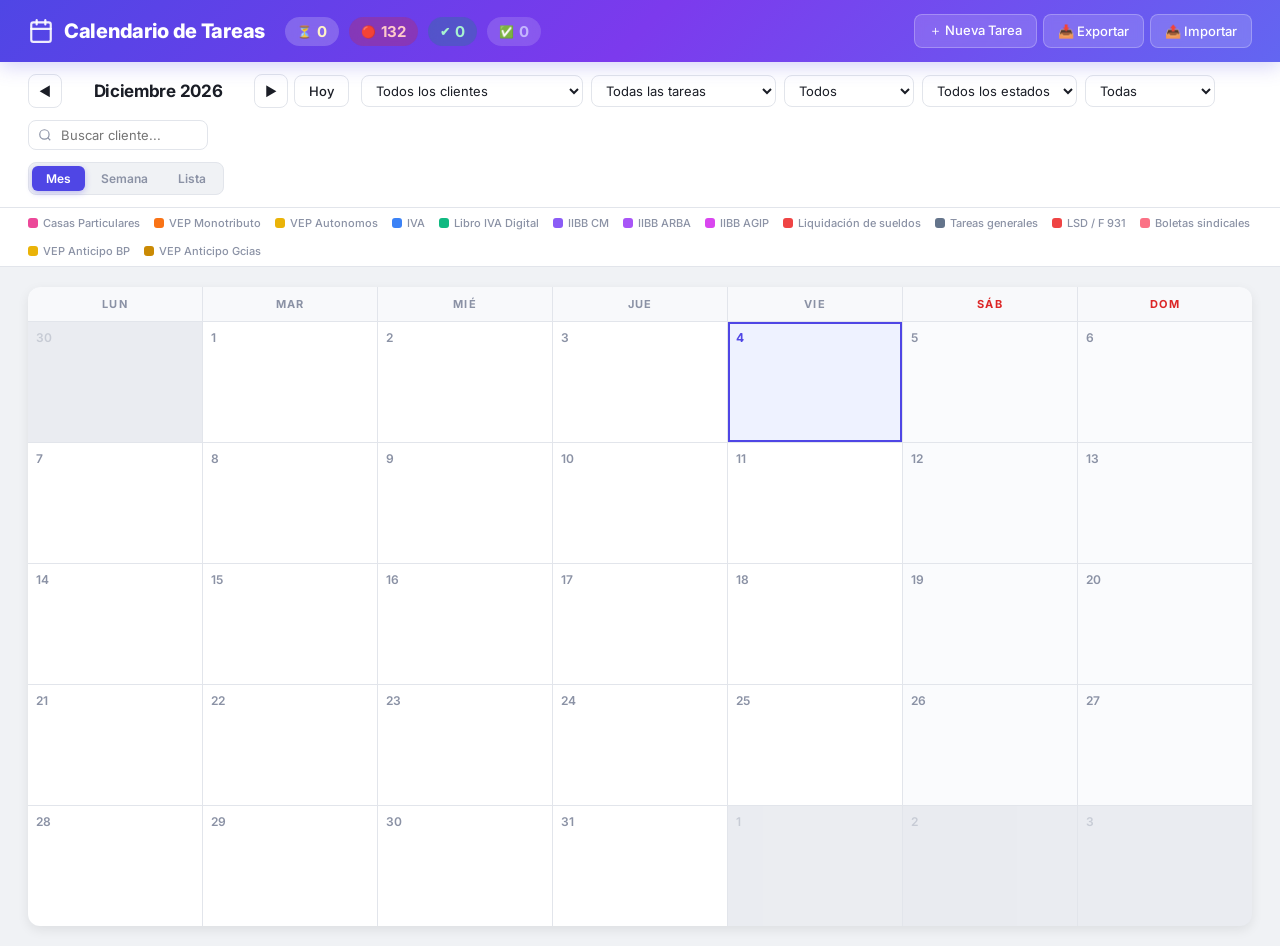
<file: index.html>
<!DOCTYPE html>
<html lang="es">
<head>
<meta charset="UTF-8">
<meta name="viewport" content="width=device-width, initial-scale=1.0">
<title>Calendario de Tareas - Estudio Contable</title>
<link href="https://fonts.googleapis.com/css2?family=Inter:wght@300;400;500;600;700;800&display=swap" rel="stylesheet">
<style>
*,*::before,*::after{box-sizing:border-box;margin:0;padding:0}
:root{
  --bg:#f0f2f5;--surface:#ffffff;--surface2:#f8f9fb;--surface-hover:#f1f3f8;
  --border:#e2e5eb;--border-light:#eef0f4;
  --text:#1a1d26;--text-secondary:#4a5068;--text-muted:#8b92a5;
  --accent:#4f46e5;--accent-light:#6366f1;--accent-bg:#eef2ff;
  --danger:#dc2626;--danger-bg:#fef2f2;--danger-border:#fecaca;
  --warning:#d97706;--warning-bg:#fffbeb;--warning-border:#fde68a;
  --success:#059669;--success-bg:#ecfdf5;--success-border:#a7f3d0;
  --color-casas:#ec4899;--color-vep-mono:#f97316;--color-vep-auto:#eab308;
  --color-iva:#3b82f6;--color-libro:#10b981;--color-iibb-cm:#8b5cf6;
  --color-iibb-arba:#a855f7;--color-iibb-agip:#d946ef;--color-lsd:#ef4444;
  --color-tareas:#64748b;
  --radius:12px;--radius-sm:8px;
  --shadow-sm:0 1px 3px rgba(0,0,0,.06),0 1px 2px rgba(0,0,0,.04);
  --shadow:0 4px 12px rgba(0,0,0,.08);--shadow-lg:0 12px 40px rgba(0,0,0,.12);
}
html{scroll-behavior:smooth}
body{font-family:'Inter','Segoe UI',-apple-system,BlinkMacSystemFont,sans-serif;background:var(--bg);color:var(--text);min-height:100vh;-webkit-font-smoothing:antialiased}

/* HEADER */
.header{background:linear-gradient(135deg,#4f46e5 0%,#7c3aed 50%,#6366f1 100%);padding:14px 28px;display:flex;align-items:center;justify-content:space-between;position:sticky;top:0;z-index:100;box-shadow:0 4px 20px rgba(79,70,229,.25)}
.header-left{display:flex;align-items:center;gap:20px}
.logo{font-size:20px;font-weight:800;color:white;display:flex;align-items:center;gap:10px;letter-spacing:-.3px}
.logo svg{width:26px;height:26px;color:rgba(255,255,255,.9)}
.header-stats{display:flex;gap:10px}
.stat-pill{display:flex;align-items:center;gap:5px;padding:5px 12px;border-radius:20px;font-size:12px;font-weight:600;backdrop-filter:blur(8px)}
.stat-pill.pending{background:rgba(255,255,255,.2);color:#fef3c7}
.stat-pill.overdue{background:rgba(220,38,38,.25);color:#fecaca}
.stat-pill.done{background:rgba(5,150,105,.25);color:#a7f3d0}
.stat-pill.finalized{background:rgba(255,255,255,.15);color:#c4b5fd}
.stat-pill .count{font-size:15px;font-weight:700}
.header-actions{display:flex;gap:6px}

/* BUTTONS */
.btn{display:inline-flex;align-items:center;gap:5px;padding:7px 14px;border:1px solid var(--border);border-radius:var(--radius-sm);background:var(--surface);color:var(--text);cursor:pointer;font-size:13px;font-weight:500;font-family:inherit;transition:all .15s;white-space:nowrap}
.btn:hover{background:var(--surface-hover);border-color:var(--accent);color:var(--accent);box-shadow:var(--shadow-sm)}
.btn-primary{background:var(--accent);border-color:var(--accent);color:white}
.btn-primary:hover{background:var(--accent-light);border-color:var(--accent-light);color:white;box-shadow:0 4px 12px rgba(79,70,229,.3)}
.btn-header{background:rgba(255,255,255,.15);border:1px solid rgba(255,255,255,.25);color:white;backdrop-filter:blur(4px)}
.btn-header:hover{background:rgba(255,255,255,.25);border-color:rgba(255,255,255,.4);color:white}
.btn-icon{width:34px;height:34px;padding:0;display:flex;align-items:center;justify-content:center}
.btn-danger{color:var(--danger);border-color:var(--danger-border)}
.btn-danger:hover{background:var(--danger-bg);color:var(--danger);border-color:var(--danger)}

/* TOOLBAR */
.toolbar{padding:12px 28px;display:flex;align-items:center;justify-content:space-between;gap:12px;background:var(--surface);border-bottom:1px solid var(--border);flex-wrap:wrap;box-shadow:var(--shadow-sm)}
.toolbar-left{display:flex;align-items:center;gap:12px;flex-wrap:wrap}
.toolbar-right{display:flex;align-items:center;gap:8px}
.nav-month{display:flex;align-items:center;gap:6px}
.nav-month .month-label{font-size:17px;font-weight:700;min-width:180px;text-align:center;letter-spacing:-.3px}
.view-toggle{display:flex;background:var(--bg);border-radius:var(--radius-sm);padding:3px;gap:2px;border:1px solid var(--border)}
.view-toggle .btn{border:none;background:transparent;padding:5px 14px;border-radius:6px;font-size:12px;font-weight:600;color:var(--text-muted)}
.view-toggle .btn:hover{background:var(--surface-hover);color:var(--text);box-shadow:none}
.view-toggle .btn.active{background:var(--accent);color:white;box-shadow:0 2px 6px rgba(79,70,229,.3)}
.filter-group{display:flex;gap:8px;flex-wrap:wrap}
.filter-select{padding:6px 10px;border:1px solid var(--border);border-radius:var(--radius-sm);background:var(--surface);color:var(--text);font-size:13px;font-family:inherit;min-width:130px;cursor:pointer;transition:border-color .15s}
.filter-select:focus{outline:none;border-color:var(--accent);box-shadow:0 0 0 3px var(--accent-bg)}
.search-input{padding:6px 10px 6px 32px;border:1px solid var(--border);border-radius:var(--radius-sm);background:var(--surface);color:var(--text);font-size:13px;font-family:inherit;width:180px;transition:border-color .15s}
.search-input:focus{outline:none;border-color:var(--accent);box-shadow:0 0 0 3px var(--accent-bg)}
.search-wrapper{position:relative}
.search-wrapper svg{position:absolute;left:10px;top:50%;transform:translateY(-50%);color:var(--text-muted);width:14px;height:14px}

/* CALENDAR GRID */
.calendar-container{padding:20px 28px;overflow-x:auto}
.calendar-grid{display:grid;grid-template-columns:repeat(7,1fr);gap:1px;background:var(--border);border-radius:var(--radius);overflow:hidden;min-width:900px;box-shadow:var(--shadow)}
.day-header{background:var(--surface2);padding:10px;text-align:center;font-size:11px;font-weight:700;text-transform:uppercase;letter-spacing:1.2px;color:var(--text-muted)}
.day-header.weekend{color:var(--danger)}
.day-cell{background:var(--surface);min-height:120px;padding:8px;position:relative;transition:background .15s}
.day-cell:hover{background:var(--surface2)}
.day-cell.other-month{opacity:.3}
.day-cell.today{background:var(--accent-bg);box-shadow:inset 0 0 0 2px var(--accent)}
.day-cell.weekend{background:#fafbfd}
.day-number{font-size:12px;font-weight:600;color:var(--text-muted);margin-bottom:5px;display:flex;justify-content:space-between;align-items:center}
.day-cell.today .day-number{color:var(--accent);font-weight:700}
.day-number .task-count{font-size:9px;background:var(--accent-bg);color:var(--accent);padding:1px 6px;border-radius:10px;font-weight:700}
.task-cards{display:flex;flex-direction:column;gap:2px;max-height:180px;overflow-y:auto}
.task-cards::-webkit-scrollbar{width:2px}
.task-cards::-webkit-scrollbar-thumb{background:var(--border);border-radius:2px}

/* TASK CARD */
.task-card{padding:4px 7px;border-radius:5px;font-size:11px;cursor:pointer;border-left:3px solid;transition:all .12s;display:flex;align-items:center;gap:5px}
.task-card:hover{transform:translateX(2px);box-shadow:var(--shadow)}
.task-card .card-text{flex:1;min-width:0}
.task-card .client-name{font-weight:600;white-space:nowrap;overflow:hidden;text-overflow:ellipsis;display:block;font-size:10.5px;color:var(--text)}
.task-card .task-type{font-size:9px;color:var(--text-muted);white-space:nowrap;overflow:hidden;text-overflow:ellipsis}
.task-card .card-badge{font-size:8px;padding:1px 4px;border-radius:3px;font-weight:700;flex-shrink:0;letter-spacing:.3px}
.badge-mechi{background:#fce7f3;color:#be185d}
.badge-persona{background:#dbeafe;color:#1d4ed8}
.task-card[data-type="Casas Particulares"]{border-color:var(--color-casas);background:#fdf2f8}
.task-card[data-type="VEP Monotributo"]{border-color:var(--color-vep-mono);background:#fff7ed}
.task-card[data-type="VEP Autonomos"]{border-color:var(--color-vep-auto);background:#fefce8}
.task-card[data-type="IVA"]{border-color:var(--color-iva);background:#eff6ff}
.task-card[data-type="Libro IVA Digital"]{border-color:var(--color-libro);background:#ecfdf5}
.task-card[data-type="IIBB CM"]{border-color:var(--color-iibb-cm);background:#f5f3ff}
.task-card[data-type="IIBB ARBA"]{border-color:var(--color-iibb-arba);background:#faf5ff}
.task-card[data-type="IIBB AGIP"]{border-color:var(--color-iibb-agip);background:#fdf4ff}
.task-card[data-type="Liquidación de sueldos"]{border-color:var(--color-lsd);background:#fef2f2}
.task-card[data-type="Tareas generales"]{border-color:var(--color-tareas);background:#f8fafc}
.task-card.overdue{box-shadow:0 0 0 1px rgba(220,38,38,.3)}
.task-card.finalized{opacity:.5;cursor:default}
.task-card.finalized .client-name,.task-card.finalized .task-type{text-decoration:line-through}
.week-task-card.finalized{opacity:.5;cursor:default}
.week-task-card.finalized .client-name,.week-task-card.finalized .task-type{text-decoration:line-through}
.list-table tbody tr.finalized{opacity:.55}
.list-table tbody tr.finalized td strong{text-decoration:line-through}
.fin-tag{display:inline-flex;align-items:center;gap:3px;font-size:8px;padding:1px 5px;border-radius:3px;background:var(--success-bg);color:var(--success);border:1px solid var(--success-border);font-weight:700;white-space:nowrap;letter-spacing:.3px}
.week-task-card .fin-tag{font-size:9px;padding:2px 6px;margin-top:4px}
.list-table .fin-tag{font-size:10px;padding:2px 8px}
.list-table .restore-btn{background:none;border:1px solid var(--border);border-radius:5px;padding:4px 8px;font-size:11px;color:var(--text-muted);cursor:pointer;font-family:inherit;transition:all .12s}
.list-table .restore-btn:hover{color:var(--accent);border-color:var(--accent);background:var(--accent-bg)}

/* WEEK VIEW */
.week-grid{display:grid;grid-template-columns:repeat(7,1fr);gap:1px;background:var(--border);border-radius:var(--radius);overflow:hidden;min-width:900px;box-shadow:var(--shadow)}
.week-day-col{background:var(--surface);min-height:60vh;display:flex;flex-direction:column}
.week-day-col.today{background:var(--accent-bg)}
.week-day-header{padding:14px 12px;text-align:center;border-bottom:1px solid var(--border);background:var(--surface2)}
.week-day-header .wday-name{font-size:10px;text-transform:uppercase;letter-spacing:1.2px;color:var(--text-muted);font-weight:700}
.week-day-header .wday-num{font-size:24px;font-weight:800;margin-top:2px}
.week-day-col.today .wday-num{color:var(--accent)}
.week-day-body{padding:8px;flex:1;display:flex;flex-direction:column;gap:5px;overflow-y:auto}
.week-task-card{padding:8px 10px;border-radius:var(--radius-sm);font-size:12px;cursor:pointer;border-left:4px solid;transition:all .12s}
.week-task-card:hover{transform:translateX(2px);box-shadow:var(--shadow)}
.week-task-card .client-name{font-weight:600;margin-bottom:2px;font-size:12px;color:var(--text)}
.week-task-card .task-type{font-size:10px;color:var(--text-muted);margin-bottom:6px}
.week-task-card .card-actions{display:flex;gap:4px}
.week-task-card .action-btn{width:24px;height:24px;border-radius:5px;border:1px solid var(--border);background:var(--surface);color:var(--text-muted);cursor:pointer;display:flex;align-items:center;justify-content:center;font-size:11px;transition:all .12s}
.week-task-card .action-btn.active{border-color:var(--success);color:var(--success);background:var(--success-bg)}
.week-task-card .action-btn:hover{border-color:var(--accent)}
.week-task-card .action-btn.finalize-btn{font-size:12px}
.week-task-card .action-btn.finalize-btn:hover{border-color:var(--success);color:var(--success);background:var(--success-bg)}
.week-task-card[data-type="Casas Particulares"]{border-color:var(--color-casas);background:#fdf2f8}
.week-task-card[data-type="VEP Monotributo"]{border-color:var(--color-vep-mono);background:#fff7ed}
.week-task-card[data-type="VEP Autonomos"]{border-color:var(--color-vep-auto);background:#fefce8}
.week-task-card[data-type="IVA"]{border-color:var(--color-iva);background:#eff6ff}
.week-task-card[data-type="Libro IVA Digital"]{border-color:var(--color-libro);background:#ecfdf5}
.week-task-card[data-type="IIBB CM"]{border-color:var(--color-iibb-cm);background:#f5f3ff}
.week-task-card[data-type="IIBB ARBA"]{border-color:var(--color-iibb-arba);background:#faf5ff}
.week-task-card[data-type="IIBB AGIP"]{border-color:var(--color-iibb-agip);background:#fdf4ff}
.week-task-card[data-type="Liquidación de sueldos"]{border-color:var(--color-lsd);background:#fef2f2}
.week-task-card[data-type="Tareas generales"]{border-color:var(--color-tareas);background:#f8fafc}

/* LIST VIEW */
.list-container{padding:20px 28px}
.list-table{width:100%;border-collapse:separate;border-spacing:0;background:var(--surface);border-radius:var(--radius);overflow:hidden;box-shadow:var(--shadow)}
.list-table thead th{background:var(--surface2);padding:12px 14px;text-align:left;font-size:10px;text-transform:uppercase;letter-spacing:1px;color:var(--text-muted);font-weight:700;border-bottom:2px solid var(--border);cursor:pointer;user-select:none;transition:color .15s}
.list-table thead th:hover{color:var(--accent)}
.list-table thead th .sort-icon{margin-left:4px;opacity:.5}
.list-table tbody tr{border-bottom:1px solid var(--border-light);transition:background .1s}
.list-table tbody tr:last-child{border-bottom:none}
.list-table tbody tr:hover{background:var(--surface2)}
.list-table tbody td{padding:10px 14px;font-size:13px}
.list-table .type-badge{display:inline-flex;align-items:center;padding:3px 10px;border-radius:12px;font-size:11px;font-weight:600;white-space:nowrap}
.list-table .status-checks{display:flex;gap:5px;align-items:center}
.list-table .check-btn{width:28px;height:28px;border-radius:6px;border:1px solid var(--border);background:var(--surface);color:var(--text-muted);cursor:pointer;display:flex;align-items:center;justify-content:center;font-size:12px;transition:all .12s}
.list-table .check-btn.active{border-color:var(--success);color:var(--success);background:var(--success-bg)}
.list-table .check-btn:hover{border-color:var(--accent)}
.list-table .check-btn.finalize-btn{font-size:14px}
.list-table .check-btn.finalize-btn:hover{border-color:var(--success);color:var(--success);background:var(--success-bg)}
.vto-badge{padding:3px 8px;border-radius:6px;font-size:11px;font-weight:600}
.vto-badge.overdue{background:var(--danger-bg);color:var(--danger);border:1px solid var(--danger-border)}
.vto-badge.upcoming{background:var(--accent-bg);color:var(--accent)}
.vto-badge.future{color:var(--text-muted)}

/* FINALIZED PANEL */
.finalized-panel{margin:20px 28px;background:var(--surface);border-radius:var(--radius);box-shadow:var(--shadow);overflow:hidden;border:1px solid var(--border)}
.finalized-header{display:flex;align-items:center;justify-content:space-between;padding:14px 20px;background:var(--success-bg);border-bottom:1px solid var(--success-border);cursor:pointer;user-select:none;transition:background .15s}
.finalized-header:hover{background:#d1fae5}
.finalized-header h3{font-size:14px;font-weight:700;color:var(--success);display:flex;align-items:center;gap:8px}
.finalized-header .fin-count{background:var(--success);color:white;padding:2px 8px;border-radius:10px;font-size:11px;font-weight:700}
.finalized-header .toggle-arrow{font-size:14px;color:var(--success);transition:transform .2s}
.finalized-header.collapsed .toggle-arrow{transform:rotate(-90deg)}
.finalized-body{max-height:400px;overflow-y:auto}
.finalized-body.collapsed{display:none}
.finalized-table{width:100%;border-collapse:separate;border-spacing:0}
.finalized-table thead th{background:var(--surface2);padding:10px 14px;text-align:left;font-size:10px;text-transform:uppercase;letter-spacing:1px;color:var(--text-muted);font-weight:700;border-bottom:1px solid var(--border);position:sticky;top:0}
.finalized-table tbody tr{border-bottom:1px solid var(--border-light)}
.finalized-table tbody tr:last-child{border-bottom:none}
.finalized-table tbody tr:hover{background:var(--surface2)}
.finalized-table tbody td{padding:9px 14px;font-size:13px;color:var(--text-secondary)}
.finalized-table .fin-date{font-size:11px;font-weight:600;color:var(--success);background:var(--success-bg);padding:2px 8px;border-radius:4px}
.finalized-table .restore-btn{background:none;border:1px solid var(--border);border-radius:5px;padding:4px 8px;font-size:11px;color:var(--text-muted);cursor:pointer;font-family:inherit;transition:all .12s}
.finalized-table .restore-btn:hover{color:var(--accent);border-color:var(--accent);background:var(--accent-bg)}

/* MODAL */
.modal-overlay{display:none;position:fixed;inset:0;background:rgba(0,0,0,.3);z-index:200;align-items:center;justify-content:center;backdrop-filter:blur(6px)}
.modal-overlay.active{display:flex}
.modal{background:var(--surface);border-radius:16px;padding:28px;width:440px;max-width:95vw;max-height:85vh;overflow-y:auto;box-shadow:var(--shadow-lg)}
.modal h2{font-size:17px;font-weight:700;margin-bottom:20px;display:flex;align-items:center;gap:8px}
.modal-close{margin-left:auto;background:none;border:none;color:var(--text-muted);font-size:18px;cursor:pointer;padding:4px;border-radius:4px;transition:all .12s}
.modal-close:hover{color:var(--text);background:var(--bg)}
.form-group{margin-bottom:14px}
.form-group label{display:block;font-size:11px;color:var(--text-muted);margin-bottom:5px;font-weight:700;text-transform:uppercase;letter-spacing:.8px}
.form-group select,.form-group input{width:100%;padding:9px 12px;border:1px solid var(--border);border-radius:var(--radius-sm);background:var(--surface);color:var(--text);font-size:14px;font-family:inherit;transition:border-color .15s}
.form-group select:focus,.form-group input:focus{outline:none;border-color:var(--accent);box-shadow:0 0 0 3px var(--accent-bg)}
.modal-actions{display:flex;gap:8px;justify-content:flex-end;margin-top:22px}

/* LEGEND */
.legend{padding:8px 28px;display:flex;gap:14px;flex-wrap:wrap;background:var(--surface);border-bottom:1px solid var(--border)}
.legend-item{display:flex;align-items:center;gap:5px;font-size:11px;color:var(--text-muted);font-weight:500}
.legend-dot{width:10px;height:10px;border-radius:3px}

/* TOAST */
.toast-container{position:fixed;bottom:20px;right:20px;z-index:300;display:flex;flex-direction:column;gap:8px}
.toast{padding:12px 20px;border-radius:var(--radius);background:var(--surface);border:1px solid var(--border);color:var(--text);font-size:13px;box-shadow:var(--shadow-lg);animation:slideIn .3s ease;display:flex;align-items:center;gap:8px;font-weight:500}
.toast.success{border-color:var(--success-border);background:var(--success-bg);color:var(--success)}
.toast.error{border-color:var(--danger-border);background:var(--danger-bg);color:var(--danger)}
@keyframes slideIn{from{opacity:0;transform:translateY(20px)}to{opacity:1;transform:translateY(0)}}

::-webkit-scrollbar{width:5px;height:5px}
::-webkit-scrollbar-track{background:transparent}
::-webkit-scrollbar-thumb{background:var(--border);border-radius:3px}
::-webkit-scrollbar-thumb:hover{background:var(--text-muted)}
#importInput{display:none}
@media(max-width:768px){.header{flex-direction:column;gap:10px;padding:12px 16px}.toolbar{flex-direction:column;align-items:stretch;padding:10px 16px}.header-stats{flex-wrap:wrap}.calendar-container,.list-container{padding:10px}.finalized-panel{margin:10px}}
</style>
</head>
<body>
<header class="header">
  <div class="header-left">
    <div class="logo">
      <svg viewBox="0 0 24 24" fill="none" stroke="currentColor" stroke-width="2" stroke-linecap="round" stroke-linejoin="round"><rect x="3" y="4" width="18" height="18" rx="2" ry="2"/><line x1="16" y1="2" x2="16" y2="6"/><line x1="8" y1="2" x2="8" y2="6"/><line x1="3" y1="10" x2="21" y2="10"/></svg>
      Calendario de Tareas
    </div>
    <div class="header-stats">
      <span class="stat-pill pending" title="Pendientes">&#x23F3; <span class="count" id="statPending">0</span></span>
      <span class="stat-pill overdue" title="Vencidas">&#x1F534; <span class="count" id="statOverdue">0</span></span>
      <span class="stat-pill done" title="Listas para finalizar">&#x2714; <span class="count" id="statDone">0</span></span>
      <span class="stat-pill finalized" title="Finalizadas">&#x2705; <span class="count" id="statFinalized">0</span></span>
    </div>
  </div>
  <div class="header-actions">
    <button class="btn btn-header" onclick="addTask()">&#xFF0B; Nueva Tarea</button>
    <button class="btn btn-header" onclick="exportJSON()">&#x1F4E5; Exportar</button>
    <button class="btn btn-header" onclick="document.getElementById('importInput').click()">&#x1F4E4; Importar</button>
    <input type="file" id="importInput" accept=".json" onchange="importJSON(event)">
  </div>
</header>
<div class="toolbar">
  <div class="toolbar-left">
    <div class="nav-month">
      <button class="btn btn-icon" onclick="changeMonth(-1)">&#x25C0;</button>
      <span class="month-label" id="monthLabel">Marzo 2026</span>
      <button class="btn btn-icon" onclick="changeMonth(1)">&#x25B6;</button>
      <button class="btn" onclick="goToday()">Hoy</button>
    </div>
    <div class="filter-group">
      <select class="filter-select" id="filterCliente" onchange="render()"><option value="">Todos los clientes</option></select>
      <select class="filter-select" id="filterTarea" onchange="render()"><option value="">Todas las tareas</option></select>
      <select class="filter-select" id="filterResponsable" onchange="render()"><option value="">Todos</option></select>
      <select class="filter-select" id="filterEstado" onchange="render()">
        <option value="">Todos los estados</option>
        <option value="pending">Pendientes</option>
        <option value="finalized">Finalizadas</option>
      </select>
      <select class="filter-select" id="filterVencidas" onchange="render()">
        <option value="">Todas</option>
        <option value="overdue">Vencidas</option>
        <option value="not_overdue">No vencidas</option>
      </select>
    </div>
    <div class="search-wrapper">
      <svg viewBox="0 0 24 24" fill="none" stroke="currentColor" stroke-width="2"><circle cx="11" cy="11" r="8"/><path d="m21 21-4.35-4.35"/></svg>
      <input type="text" class="search-input" id="searchInput" placeholder="Buscar cliente..." oninput="render()">
    </div>
  </div>
  <div class="toolbar-right">
    <div class="view-toggle">
      <button class="btn active" data-view="month" onclick="setView('month')">Mes</button>
      <button class="btn" data-view="week" onclick="setView('week')">Semana</button>
      <button class="btn" data-view="list" onclick="setView('list')">Lista</button>
    </div>
  </div>
</div>
<div class="legend" id="legend"></div>
<div id="viewMonth" class="calendar-container"></div>
<div id="viewWeek" class="calendar-container" style="display:none"></div>
<div id="viewList" class="list-container" style="display:none"></div>
<div class="finalized-panel" id="finalizedPanel" style="display:none">
  <div class="finalized-header" id="finalizedHeader" onclick="toggleFinalized()">
    <h3>&#x2705; Tareas Finalizadas <span class="fin-count" id="finCount">0</span></h3>
    <span class="toggle-arrow">&#x25BC;</span>
  </div>
  <div class="finalized-body" id="finalizedBody"></div>
</div>
<div class="modal-overlay" id="modalOverlay" onclick="if(event.target===this)closeModal()">
  <div class="modal">
    <h2 id="modalTitle">&#x1F4DD; Nueva Tarea <button class="modal-close" onclick="closeModal()">&#x2715;</button></h2>
    <div class="form-group"><label>Cliente</label><select id="formCliente"></select></div>
    <div class="form-group"><label>Tipo de Tarea</label><select id="formTarea"></select></div>
    <div class="form-group"><label>Responsable</label><select id="formResponsable"><option value="PERSONA">PERSONA</option><option value="MECHI">MECHI</option></select></div>
    <div class="form-group"><label>Fecha de Vencimiento</label><input type="date" id="formVencimiento"></div>
    <div class="form-group"><label>Semana</label><select id="formSemana"><option value="1ER SEMANA">1ER SEMANA</option><option value="2DA SEMANA">2DA SEMANA</option><option value="3ER SEMANA">3ER SEMANA</option><option value="4TA SEMANA">4TA SEMANA</option></select></div>
    <div class="modal-actions">
      <button class="btn" onclick="closeModal()">Cancelar</button>
      <button class="btn btn-primary" onclick="saveTask()">Guardar</button>
      <button class="btn btn-danger" id="btnDelete" style="display:none" onclick="deleteTask()">&#x1F5D1; Eliminar</button>
      <button class="btn" id="btnFinalize" style="display:none;background:var(--success-bg);color:var(--success);border-color:var(--success-border);font-weight:600" onclick="finalizeFromModal()">&#x2705; Finalizar</button>
    </div>
  </div>
</div>
<div class="toast-container" id="toastContainer"></div>
<script>
const STORAGE_KEY='calendario-tareas-v2',STORAGE_FIN_KEY='calendario-finalizadas-v2';
const MONTHS_ES=['Enero','Febrero','Marzo','Abril','Mayo','Junio','Julio','Agosto','Septiembre','Octubre','Noviembre','Diciembre'];
const DAYS_FULL=['Domingo','Lunes','Martes','Mi\u00e9rcoles','Jueves','Viernes','S\u00e1bado'];
const TASK_COLORS={'Casas Particulares':'#ec4899','VEP Monotributo':'#f97316','VEP Autonomos':'#eab308','IVA':'#3b82f6','Libro IVA Digital':'#10b981','IIBB CM':'#8b5cf6','IIBB ARBA':'#a855f7','IIBB AGIP':'#d946ef','Liquidaci\u00f3n de sueldos':'#ef4444','Tareas generales':'#64748b','LSD / F 931':'#ef4444','Boletas sindicales':'#fb7185','VEP Anticipo BP':'#eab308','VEP Anticipo Gcias':'#ca8a04'};
let state={tareas:[],finalizadas:[],currentView:'month',currentDate:new Date(2026,2,1),weekStart:null,editingId:null,sortCol:'vencimiento',sortDir:1,finalizedCollapsed:false};

function init(){
  const s=localStorage.getItem(STORAGE_KEY),sf=localStorage.getItem(STORAGE_FIN_KEY);
  if(s){try{state.tareas=JSON.parse(s)}catch(e){loadInitialData()}}else{loadInitialData()}
  if(sf){try{state.finalizadas=JSON.parse(sf)}catch(e){state.finalizadas=[]}}
  const t=new Date();state.currentDate=new Date(t.getFullYear(),t.getMonth(),1);state.weekStart=getWeekStart(t);
  populateFilters();populateFormSelects();renderLegend();render();
}
function loadInitialData(){state.tareas=INITIAL_DATA.map(t=>({...t}));saveToStorage()}
function saveToStorage(){localStorage.setItem(STORAGE_KEY,JSON.stringify(state.tareas));localStorage.setItem(STORAGE_FIN_KEY,JSON.stringify(state.finalizadas))}

function parseDate(s){if(!s)return null;const[y,m,d]=s.split('-').map(Number);return new Date(y,m-1,d)}
function formatDate(d){return `${d.getFullYear()}-${String(d.getMonth()+1).padStart(2,'0')}-${String(d.getDate()).padStart(2,'0')}`}
function formatDateShort(s){const d=parseDate(s);if(!d)return'';return`${d.getDate()}/${d.getMonth()+1}`}
function formatDateFull(s){const d=parseDate(s);if(!d)return'';return`${d.getDate()}/${d.getMonth()+1}/${d.getFullYear()}`}
function isToday(d){const t=new Date();return d.getDate()===t.getDate()&&d.getMonth()===t.getMonth()&&d.getFullYear()===t.getFullYear()}
function getWeekStart(d){const dd=new Date(d);const day=dd.getDay();dd.setDate(dd.getDate()-day+(day===0?-6:1));dd.setHours(0,0,0,0);return dd}
function getDaysInMonth(y,m){return new Date(y,m+1,0).getDate()}
function getTaskStatus(task){
  if(task.completado&&task.revisado&&task.enviado)return'ready';
  const vto=parseDate(task.vencimiento);if(!vto)return'pending';
  const today=new Date();today.setHours(0,0,0,0);
  if(vto<today)return'overdue';return'pending';
}

function finalizeTask(id){
  const idx=state.tareas.findIndex(t=>t.id===id);if(idx===-1)return;
  const task=state.tareas[idx];
  state.finalizadas.push({...task,fechaFinalizacion:formatDate(new Date()),completado:true,revisado:true,enviado:true});
  state.tareas.splice(idx,1);saveToStorage();populateFilters();render();
  showToast(`"${task.cliente} \u2014 ${task.tarea}" finalizada`,'success');
}
function restoreTask(id){
  const idx=state.finalizadas.findIndex(t=>t.id===id);if(idx===-1)return;
  const task=state.finalizadas[idx];delete task.fechaFinalizacion;
  task.completado=false;task.revisado=false;task.enviado=false;
  state.tareas.push(task);state.finalizadas.splice(idx,1);
  saveToStorage();populateFilters();render();
  showToast(`"${task.cliente} \u2014 ${task.tarea}" restaurada`,'success');
}
function toggleFinalized(){
  state.finalizedCollapsed=!state.finalizedCollapsed;
  document.getElementById('finalizedBody').classList.toggle('collapsed',state.finalizedCollapsed);
  document.getElementById('finalizedHeader').classList.toggle('collapsed',state.finalizedCollapsed);
}

function getFilteredTasks(){
  const fC=document.getElementById('filterCliente').value,fT=document.getElementById('filterTarea').value,fR=document.getElementById('filterResponsable').value,fE=document.getElementById('filterEstado').value,search=document.getElementById('searchInput').value.toLowerCase();
  const combined=[...state.tareas.map(t=>({...t,_finalized:false})),...state.finalizadas.map(t=>({...t,_finalized:true}))];
  return combined.filter(t=>{
    if(fC&&t.cliente!==fC)return false;if(fT&&t.tarea!==fT)return false;if(fR&&t.responsable!==fR)return false;
    if(fE){if(fE==='finalized')return t._finalized;if(t._finalized)return false;const st=getTaskStatus(t);if(fE!==st&&!(fE==='pending'&&st==='ready'))return false}
    if(search&&!t.cliente.toLowerCase().includes(search)&&!t.tarea.toLowerCase().includes(search))return false;return true;
  });
}
function populateFilters(){
  const all=[...state.tareas,...state.finalizadas];
  const sel=(id,items,label)=>{const el=document.getElementById(id);const v=el.value;el.innerHTML=`<option value="">${label}</option>`+items.map(i=>`<option value="${i}">${i}</option>`).join('');el.value=v};
  sel('filterCliente',[...new Set(all.map(t=>t.cliente))].sort(),'Todos los clientes');
  sel('filterTarea',[...new Set(all.map(t=>t.tarea))].sort(),'Todas las tareas');
  sel('filterResponsable',[...new Set(all.map(t=>t.responsable))].sort(),'Todos');
}
function populateFormSelects(){
  const all=[...state.tareas,...state.finalizadas];
  document.getElementById('formCliente').innerHTML=`<option value="">-- Nuevo cliente --</option>`+[...new Set(all.map(t=>t.cliente))].sort().map(c=>`<option value="${c}">${c}</option>`).join('');
  document.getElementById('formTarea').innerHTML=[...new Set(all.map(t=>t.tarea))].sort().map(t=>`<option value="${t}">${t}</option>`).join('');
}
function renderLegend(){document.getElementById('legend').innerHTML=Object.entries(TASK_COLORS).map(([n,c])=>`<div class="legend-item"><div class="legend-dot" style="background:${c}"></div>${n}</div>`).join('')}

function updateStats(){
  let pending=0,overdue=0,ready=0;
  state.tareas.forEach(t=>{const s=getTaskStatus(t);if(s==='overdue')overdue++;else if(s==='ready')ready++;else pending++});
  document.getElementById('statPending').textContent=pending;
  document.getElementById('statOverdue').textContent=overdue;
  document.getElementById('statDone').textContent=ready;
  document.getElementById('statFinalized').textContent=state.finalizadas.length;
}

function setView(v){
  state.currentView=v;
  document.querySelectorAll('.view-toggle .btn').forEach(b=>b.classList.toggle('active',b.dataset.view===v));
  document.getElementById('viewMonth').style.display=v==='month'?'':'none';
  document.getElementById('viewWeek').style.display=v==='week'?'':'none';
  document.getElementById('viewList').style.display=v==='list'?'':'none';render();
}
function changeMonth(delta){if(state.currentView==='week')state.weekStart=new Date(state.weekStart.getTime()+delta*7*86400000);else state.currentDate.setMonth(state.currentDate.getMonth()+delta);render()}
function goToday(){const t=new Date();state.currentDate=new Date(t.getFullYear(),t.getMonth(),1);state.weekStart=getWeekStart(t);render()}

function renderMonth(){
  const year=state.currentDate.getFullYear(),month=state.currentDate.getMonth();
  document.getElementById('monthLabel').textContent=`${MONTHS_ES[month]} ${year}`;
  const firstDay=new Date(year,month,1).getDay(),startOffset=firstDay===0?6:firstDay-1;
  const dim=getDaysInMonth(year,month),dimPrev=getDaysInMonth(year,month-1);
  const tasks=getFilteredTasks();let h='';
  ['Lun','Mar','Mi\u00e9','Jue','Vie','S\u00e1b','Dom'].forEach((d,i)=>{h+=`<div class="day-header ${i>=5?'weekend':''}">${d}</div>`});
  const totalCells=Math.ceil((startOffset+dim)/7)*7;
  for(let i=0;i<totalCells;i++){
    let dn,dateObj,isOther=false;
    if(i<startOffset){dn=dimPrev-startOffset+i+1;dateObj=new Date(year,month-1,dn);isOther=true}
    else if(i>=startOffset+dim){dn=i-startOffset-dim+1;dateObj=new Date(year,month+1,dn);isOther=true}
    else{dn=i-startOffset+1;dateObj=new Date(year,month,dn)}
    const isWe=(i%7)>=5,isT=isToday(dateObj),ds=formatDate(dateObj);
    const dt=tasks.filter(t=>t.vencimiento===ds);
    h+=`<div class="day-cell ${isOther?'other-month':''} ${isT?'today':''} ${isWe?'weekend':''}">`;
    h+=`<div class="day-number">${dn}${dt.length?`<span class="task-count">${dt.length}</span>`:''}</div>`;
    if(dt.length){h+=`<div class="task-cards">`;dt.forEach(t=>{
      const st=getTaskStatus(t),isFin=t._finalized;
      h+=`<div class="task-card ${st==='overdue'&&!isFin?'overdue':''} ${isFin?'finalized':''}" data-type="${t.tarea}" ${isFin?'':`onclick="editTask(${t.id})"`} title="${t.cliente} \u2014 ${t.tarea}&#10;${t.responsable} | Vto: ${formatDateShort(t.vencimiento)}${isFin?'&#10;\u2705 Finalizada '+formatDateFull(t.fechaFinalizacion):''}">
<div class="card-text"><span class="client-name">${t.cliente}</span><span class="task-type">${t.tarea}</span></div>${isFin?`<span class="fin-tag">\u2705</span>`:`<span class="card-badge badge-${t.responsable.toLowerCase()}">${t.responsable==='MECHI'?'M':'P'}</span>`}</div>`;
    });h+=`</div>`}h+=`</div>`;
  }
  document.getElementById('viewMonth').innerHTML=`<div class="calendar-grid">${h}</div>`;
}

function renderWeek(){
  const ws=state.weekStart,we=new Date(ws.getTime()+6*86400000);
  document.getElementById('monthLabel').textContent=`${ws.getDate()}/${ws.getMonth()+1} \u2014 ${we.getDate()}/${we.getMonth()+1}/${we.getFullYear()}`;
  const tasks=getFilteredTasks();let h='';
  for(let i=0;i<7;i++){
    const d=new Date(ws.getTime()+i*86400000),ds=formatDate(d),isT=isToday(d);
    const dt=tasks.filter(t=>t.vencimiento===ds);
    h+=`<div class="week-day-col ${isT?'today':''}"><div class="week-day-header"><div class="wday-name">${DAYS_FULL[d.getDay()]}</div><div class="wday-num">${d.getDate()}</div></div><div class="week-day-body">`;
    dt.forEach(t=>{
      const isFin=t._finalized;
      h+=`<div class="week-task-card ${isFin?'finalized':''}" data-type="${t.tarea}" ${isFin?'':`onclick="editTask(${t.id})"`}><div class="client-name">${t.cliente}</div><div class="task-type">${t.tarea}</div>${isFin?`<div class="fin-tag">\u2705 Finalizada ${formatDateShort(t.fechaFinalizacion)}</div>`:`<div class="card-actions" onclick="event.stopPropagation()"><button class="action-btn ${t.completado?'active':''}" onclick="toggleStatus(${t.id},'completado')" title="Completado">\u2714</button><button class="action-btn ${t.revisado?'active':''}" onclick="toggleStatus(${t.id},'revisado')" title="Revisado">\uD83D\uDD0D</button><button class="action-btn ${t.enviado?'active':''}" onclick="toggleStatus(${t.id},'enviado')" title="Enviado">\uD83D\uDCE9</button><button class="action-btn finalize-btn" onclick="finalizeTask(${t.id})" title="Finalizar tarea">\uD83C\uDFC1</button></div>`}</div>`;
    });h+=`</div></div>`;
  }
  document.getElementById('viewWeek').innerHTML=`<div class="week-grid">${h}</div>`;
}

function renderList(){
  const year=state.currentDate.getFullYear(),month=state.currentDate.getMonth();
  document.getElementById('monthLabel').textContent=`${MONTHS_ES[month]} ${year}`;
  let tasks=getFilteredTasks();
  tasks.sort((a,b)=>{let va=a[state.sortCol]||'',vb=b[state.sortCol]||'';if(typeof va==='string')va=va.toLowerCase();if(typeof vb==='string')vb=vb.toLowerCase();return va<vb?-state.sortDir:va>vb?state.sortDir:0});
  const si=c=>c===state.sortCol?(state.sortDir===1?'\u25B2':'\u25BC'):'';
  let h=`<table class="list-table"><thead><tr><th onclick="sortBy('cliente')">Cliente <span class="sort-icon">${si('cliente')}</span></th><th onclick="sortBy('tarea')">Tarea <span class="sort-icon">${si('tarea')}</span></th><th onclick="sortBy('responsable')">Qui\u00e9n <span class="sort-icon">${si('responsable')}</span></th><th onclick="sortBy('vencimiento')">Vto <span class="sort-icon">${si('vencimiento')}</span></th><th onclick="sortBy('semana')">Sem <span class="sort-icon">${si('semana')}</span></th><th>Estado</th><th></th></tr></thead><tbody>`;
  tasks.forEach(t=>{
    const st=getTaskStatus(t),co=TASK_COLORS[t.tarea]||'#64748b',vb=st==='overdue'&&!t._finalized?'overdue':'upcoming',isFin=t._finalized;
    h+=`<tr class="${isFin?'finalized':''}" ${isFin?'':`ondblclick="editTask(${t.id})"`}><td><strong>${t.cliente}</strong></td><td><span class="type-badge" style="background:${co}15;color:${co}">${t.tarea}</span></td><td><span class="card-badge badge-${t.responsable.toLowerCase()}">${t.responsable}</span></td><td><span class="vto-badge ${vb}">${formatDateShort(t.vencimiento)}</span></td><td style="font-size:11px;color:var(--text-muted)">${t.semana}</td><td>${isFin?`<span class="fin-tag">\u2705 Finalizada ${formatDateFull(t.fechaFinalizacion)}</span>`:`<div class="status-checks"><button class="check-btn ${t.completado?'active':''}" onclick="toggleStatus(${t.id},'completado')" title="Completado">\u2714</button><button class="check-btn ${t.revisado?'active':''}" onclick="toggleStatus(${t.id},'revisado')" title="Revisado">\uD83D\uDD0D</button><button class="check-btn ${t.enviado?'active':''}" onclick="toggleStatus(${t.id},'enviado')" title="Enviado">\uD83D\uDCE9</button></div>`}</td><td>${isFin?`<button class="restore-btn" onclick="restoreTask(${t.id})" title="Restaurar">\u21A9</button>`:`<button class="check-btn finalize-btn" onclick="finalizeTask(${t.id})" title="Finalizar">\uD83C\uDFC1</button>`}</td></tr>`;
  });
  h+=`</tbody></table>`;document.getElementById('viewList').innerHTML=h;
}
function sortBy(c){if(state.sortCol===c)state.sortDir*=-1;else{state.sortCol=c;state.sortDir=1}render()}

function renderFinalized(){
  const panel=document.getElementById('finalizedPanel'),body=document.getElementById('finalizedBody'),count=document.getElementById('finCount');
  if(state.finalizadas.length===0){panel.style.display='none';return}
  panel.style.display='';count.textContent=state.finalizadas.length;
  const sorted=[...state.finalizadas].sort((a,b)=>(b.fechaFinalizacion||'').localeCompare(a.fechaFinalizacion||''));
  let h=`<table class="finalized-table"><thead><tr><th>Cliente</th><th>Tarea</th><th>Qui\u00e9n</th><th>Venc\u00eda</th><th>Finalizada</th><th></th></tr></thead><tbody>`;
  sorted.forEach(t=>{const co=TASK_COLORS[t.tarea]||'#64748b';
    h+=`<tr><td>${t.cliente}</td><td><span class="type-badge" style="background:${co}15;color:${co}">${t.tarea}</span></td><td><span class="card-badge badge-${t.responsable.toLowerCase()}">${t.responsable}</span></td><td style="font-size:11px;color:var(--text-muted)">${formatDateShort(t.vencimiento)}</td><td><span class="fin-date">${formatDateFull(t.fechaFinalizacion)}</span></td><td><button class="restore-btn" onclick="restoreTask(${t.id})" title="Restaurar">\u21A9 Restaurar</button></td></tr>`;
  });h+=`</tbody></table>`;body.innerHTML=h;
  body.classList.toggle('collapsed',state.finalizedCollapsed);
  document.getElementById('finalizedHeader').classList.toggle('collapsed',state.finalizedCollapsed);
}

function render(){updateStats();if(state.currentView==='month')renderMonth();else if(state.currentView==='week')renderWeek();else renderList();renderFinalized()}

function toggleStatus(id,field){const t=state.tareas.find(x=>x.id===id);if(t){t[field]=!t[field];saveToStorage();render()}}
function addTask(){
  state.editingId=null;
  document.getElementById('modalTitle').innerHTML='\uD83D\uDCDD Nueva Tarea <button class="modal-close" onclick="closeModal()">\u2715</button>';
  document.getElementById('formCliente').value='';
  document.getElementById('formTarea').value=state.tareas.length>0?[...new Set(state.tareas.map(t=>t.tarea))].sort()[0]:'';
  document.getElementById('formResponsable').value='PERSONA';document.getElementById('formVencimiento').value='';document.getElementById('formSemana').value='1ER SEMANA';
  document.getElementById('btnDelete').style.display='none';document.getElementById('btnFinalize').style.display='none';document.getElementById('modalOverlay').classList.add('active');
}
function editTask(id){
  const t=state.tareas.find(x=>x.id===id);if(!t)return;state.editingId=id;
  document.getElementById('modalTitle').innerHTML='\u270F\uFE0F Editar Tarea <button class="modal-close" onclick="closeModal()">\u2715</button>';
  document.getElementById('formCliente').value=t.cliente;document.getElementById('formTarea').value=t.tarea;
  document.getElementById('formResponsable').value=t.responsable;document.getElementById('formVencimiento').value=t.vencimiento;
  document.getElementById('formSemana').value=t.semana;document.getElementById('btnDelete').style.display='';document.getElementById('btnFinalize').style.display='';
  document.getElementById('modalOverlay').classList.add('active');
}
function saveTask(){
  const sel=document.getElementById('formCliente');let cliente=sel.value;
  if(!cliente){cliente=prompt('Ingres\u00e1 el nombre del nuevo cliente:');if(!cliente||!cliente.trim())return;cliente=cliente.trim()}
  const tarea=document.getElementById('formTarea').value,responsable=document.getElementById('formResponsable').value,vencimiento=document.getElementById('formVencimiento').value,semana=document.getElementById('formSemana').value;
  if(!tarea||!vencimiento){showToast('Complet\u00e1 todos los campos obligatorios','error');return}
  if(state.editingId!==null){const t=state.tareas.find(x=>x.id===state.editingId);if(t){t.cliente=cliente;t.tarea=tarea;t.responsable=responsable;t.vencimiento=vencimiento;t.semana=semana}}
  else{const maxId=[...state.tareas,...state.finalizadas].reduce((m,t)=>Math.max(m,t.id),0);state.tareas.push({id:maxId+1,cliente,tarea,responsable,semana,vencimiento,completado:false,revisado:false,enviado:false})}
  saveToStorage();populateFilters();populateFormSelects();closeModal();render();
  showToast(state.editingId!==null?'Tarea actualizada':'Tarea creada','success');
}
function deleteTask(){if(state.editingId===null)return;if(!confirm('\u00bfEliminar esta tarea permanentemente?'))return;state.tareas=state.tareas.filter(t=>t.id!==state.editingId);saveToStorage();populateFilters();closeModal();render();showToast('Tarea eliminada','success')}
function finalizeFromModal(){if(state.editingId===null)return;finalizeTask(state.editingId);closeModal()}
function closeModal(){document.getElementById('modalOverlay').classList.remove('active');state.editingId=null}

function exportJSON(){
  const data={tareas:state.tareas,finalizadas:state.finalizadas};
  const blob=new Blob([JSON.stringify(data,null,2)],{type:'application/json'});
  const url=URL.createObjectURL(blob);const a=document.createElement('a');a.href=url;a.download=`calendario-${formatDate(new Date())}.json`;a.click();URL.revokeObjectURL(url);showToast('Datos exportados','success');
}
function importJSON(event){
  const file=event.target.files[0];if(!file)return;const reader=new FileReader();
  reader.onload=(e)=>{try{const data=JSON.parse(e.target.result);if(data.tareas&&data.finalizadas){state.tareas=data.tareas;state.finalizadas=data.finalizadas}else if(Array.isArray(data)){state.tareas=data;state.finalizadas=[]}saveToStorage();populateFilters();populateFormSelects();render();showToast(`Importadas ${state.tareas.length} tareas + ${state.finalizadas.length} finalizadas`,'success')}catch(e){showToast('Error al leer archivo','error')}};
  reader.readAsText(file);event.target.value='';
}

function showToast(msg,type='success'){const c=document.getElementById('toastContainer');const t=document.createElement('div');t.className=`toast ${type}`;t.innerHTML=`${type==='success'?'\u2705':'\u274C'} ${msg}`;c.appendChild(t);setTimeout(()=>{t.style.opacity='0';setTimeout(()=>t.remove(),300)},3000)}
document.addEventListener('keydown',e=>{if(e.key==='Escape')closeModal();if(e.key==='n'&&e.ctrlKey){e.preventDefault();addTask()}if(e.key==='ArrowLeft'&&!document.querySelector('.modal-overlay.active'))changeMonth(-1);if(e.key==='ArrowRight'&&!document.querySelector('.modal-overlay.active'))changeMonth(1)});

const INITIAL_DATA = [
  {
    "id": 1,
    "cliente": "Agustina Fusco",
    "tarea": "Casas Particulares",
    "responsable": "MECHI",
    "semana": "1ER SEMANA",
    "completado": false,
    "revisado": false,
    "enviado": false,
    "vencimiento": "2026-03-10"
  },
  {
    "id": 2,
    "cliente": "Agustina Lopez",
    "tarea": "IIBB CM",
    "responsable": "PERSONA",
    "semana": "2DA SEMANA",
    "completado": false,
    "revisado": false,
    "enviado": false,
    "vencimiento": "2026-03-13"
  },
  {
    "id": 3,
    "cliente": "Agustina Sarcinella",
    "tarea": "Casas Particulares",
    "responsable": "MECHI",
    "semana": "1ER SEMANA",
    "completado": false,
    "revisado": false,
    "enviado": false,
    "vencimiento": "2026-03-10"
  },
  {
    "id": 4,
    "cliente": "Alejandra Buschi",
    "tarea": "Casas Particulares",
    "responsable": "MECHI",
    "semana": "1ER SEMANA",
    "completado": false,
    "revisado": false,
    "enviado": false,
    "vencimiento": "2026-03-10"
  },
  {
    "id": 5,
    "cliente": "Andres Scaliter",
    "tarea": "Tareas generales",
    "responsable": "PERSONA",
    "semana": "1ER SEMANA",
    "completado": false,
    "revisado": false,
    "enviado": false,
    "vencimiento": "2026-03-02"
  },
  {
    "id": 6,
    "cliente": "Beatriz Orellana",
    "tarea": "VEP Monotributo",
    "responsable": "PERSONA",
    "semana": "1ER SEMANA",
    "completado": false,
    "revisado": false,
    "enviado": false,
    "vencimiento": "2026-03-20"
  },
  {
    "id": 7,
    "cliente": "Belen Pianesi",
    "tarea": "VEP Monotributo",
    "responsable": "PERSONA",
    "semana": "1ER SEMANA",
    "completado": false,
    "revisado": false,
    "enviado": false,
    "vencimiento": "2026-03-20"
  },
  {
    "id": 8,
    "cliente": "Belen Pianesi",
    "tarea": "Tareas generales",
    "responsable": "PERSONA",
    "semana": "1ER SEMANA",
    "completado": false,
    "revisado": false,
    "enviado": false,
    "vencimiento": "2026-03-02"
  },
  {
    "id": 9,
    "cliente": "Carla Mariel Romero",
    "tarea": "Tareas generales",
    "responsable": "PERSONA",
    "semana": "1ER SEMANA",
    "completado": false,
    "revisado": false,
    "enviado": false,
    "vencimiento": "2026-03-02"
  },
  {
    "id": 10,
    "cliente": "Carla Mariel Romero",
    "tarea": "VEP Monotributo",
    "responsable": "PERSONA",
    "semana": "1ER SEMANA",
    "completado": false,
    "revisado": false,
    "enviado": false,
    "vencimiento": "2026-03-20"
  },
  {
    "id": 11,
    "cliente": "Carolina Hidalgo",
    "tarea": "VEP Monotributo",
    "responsable": "PERSONA",
    "semana": "1ER SEMANA",
    "completado": false,
    "revisado": false,
    "enviado": false,
    "vencimiento": "2026-03-20"
  },
  {
    "id": 12,
    "cliente": "Cecilia Dho",
    "tarea": "Casas Particulares",
    "responsable": "MECHI",
    "semana": "1ER SEMANA",
    "completado": false,
    "revisado": false,
    "enviado": false,
    "vencimiento": "2026-03-10"
  },
  {
    "id": 13,
    "cliente": "Claudio Eduardo Petrelli",
    "tarea": "VEP Autonomos",
    "responsable": "PERSONA",
    "semana": "1ER SEMANA",
    "completado": false,
    "revisado": false,
    "enviado": false,
    "vencimiento": "2026-03-05"
  },
  {
    "id": 14,
    "cliente": "Condominio Gonzalez Garcia",
    "tarea": "Tareas generales",
    "responsable": "MECHI",
    "semana": "2DA SEMANA",
    "completado": false,
    "revisado": false,
    "enviado": false,
    "vencimiento": "2026-03-09"
  },
  {
    "id": 15,
    "cliente": "Condominio Gonzalez Garcia",
    "tarea": "IVA",
    "responsable": "MECHI",
    "semana": "2DA SEMANA",
    "completado": false,
    "revisado": false,
    "enviado": false,
    "vencimiento": "2026-03-20"
  },
  {
    "id": 16,
    "cliente": "Condominio Gonzalez Garcia",
    "tarea": "Libro IVA Digital",
    "responsable": "MECHI",
    "semana": "2DA SEMANA",
    "completado": false,
    "revisado": false,
    "enviado": false,
    "vencimiento": "2026-03-25"
  },
  {
    "id": 17,
    "cliente": "Condominio Gonzalez Garcia",
    "tarea": "IIBB AGIP",
    "responsable": "MECHI",
    "semana": "2DA SEMANA",
    "completado": false,
    "revisado": false,
    "enviado": false,
    "vencimiento": "2026-03-16"
  },
  {
    "id": 18,
    "cliente": "Daniel Gonzalez",
    "tarea": "VEP Monotributo",
    "responsable": "PERSONA",
    "semana": "1ER SEMANA",
    "completado": false,
    "revisado": false,
    "enviado": false,
    "vencimiento": "2026-03-20"
  },
  {
    "id": 19,
    "cliente": "Diego Haberman",
    "tarea": "IVA",
    "responsable": "PERSONA",
    "semana": "3ER SEMANA",
    "completado": false,
    "revisado": false,
    "enviado": false,
    "vencimiento": "2026-03-26"
  },
  {
    "id": 20,
    "cliente": "Diego Haberman",
    "tarea": "Libro IVA Digital",
    "responsable": "PERSONA",
    "semana": "3ER SEMANA",
    "completado": false,
    "revisado": false,
    "enviado": false,
    "vencimiento": "2026-03-18"
  },
  {
    "id": 21,
    "cliente": "Diego Haberman",
    "tarea": "Tareas generales",
    "responsable": "MECHI",
    "semana": "3ER SEMANA",
    "completado": false,
    "revisado": false,
    "enviado": false,
    "vencimiento": "2026-03-16"
  },
  {
    "id": 22,
    "cliente": "Diego Haberman",
    "tarea": "VEP Autonomos",
    "responsable": "PERSONA",
    "semana": "1ER SEMANA",
    "completado": false,
    "revisado": false,
    "enviado": false,
    "vencimiento": "2026-03-05"
  },
  {
    "id": 23,
    "cliente": "Diego Sosa",
    "tarea": "IIBB AGIP",
    "responsable": "MECHI",
    "semana": "2DA SEMANA",
    "completado": false,
    "revisado": false,
    "enviado": false,
    "vencimiento": "2026-03-12"
  },
  {
    "id": 24,
    "cliente": "Diego Touceda",
    "tarea": "IVA",
    "responsable": "MECHI",
    "semana": "3ER SEMANA",
    "completado": false,
    "revisado": false,
    "enviado": false,
    "vencimiento": "2026-03-20"
  },
  {
    "id": 25,
    "cliente": "Diego Touceda",
    "tarea": "Libro IVA Digital",
    "responsable": "MECHI",
    "semana": "3ER SEMANA",
    "completado": false,
    "revisado": false,
    "enviado": false,
    "vencimiento": "2026-03-20"
  },
  {
    "id": 26,
    "cliente": "Diego Touceda",
    "tarea": "IIBB CM",
    "responsable": "MECHI",
    "semana": "3ER SEMANA",
    "completado": false,
    "revisado": false,
    "enviado": false,
    "vencimiento": "2026-03-17"
  },
  {
    "id": 27,
    "cliente": "Eduardo Gonzalez",
    "tarea": "IIBB CM",
    "responsable": "PERSONA",
    "semana": "2DA SEMANA",
    "completado": false,
    "revisado": false,
    "enviado": false,
    "vencimiento": "2026-03-17"
  },
  {
    "id": 28,
    "cliente": "Emma Ferrari",
    "tarea": "Casas Particulares",
    "responsable": "MECHI",
    "semana": "1ER SEMANA",
    "completado": false,
    "revisado": false,
    "enviado": false,
    "vencimiento": "2026-03-10"
  },
  {
    "id": 29,
    "cliente": "Fabian Recchia",
    "tarea": "Casas Particulares",
    "responsable": "MECHI",
    "semana": "1ER SEMANA",
    "completado": false,
    "revisado": false,
    "enviado": false,
    "vencimiento": "2026-03-10"
  },
  {
    "id": 30,
    "cliente": "Fabian Recchia",
    "tarea": "IVA",
    "responsable": "PERSONA",
    "semana": "3ER SEMANA",
    "completado": false,
    "revisado": false,
    "enviado": false,
    "vencimiento": "2026-03-18"
  },
  {
    "id": 31,
    "cliente": "Fabian Recchia",
    "tarea": "Libro IVA Digital",
    "responsable": "PERSONA",
    "semana": "3ER SEMANA",
    "completado": false,
    "revisado": false,
    "enviado": false,
    "vencimiento": "2026-03-18"
  },
  {
    "id": 32,
    "cliente": "Fabian Recchia",
    "tarea": "IIBB ARBA",
    "responsable": "PERSONA",
    "semana": "3ER SEMANA",
    "completado": false,
    "revisado": false,
    "enviado": false,
    "vencimiento": "2026-03-26"
  },
  {
    "id": 33,
    "cliente": "Fabian Recchia",
    "tarea": "Liquidación de sueldos",
    "responsable": "MECHI",
    "semana": "1ER SEMANA",
    "completado": false,
    "revisado": false,
    "enviado": false,
    "vencimiento": "2026-03-02"
  },
  {
    "id": 34,
    "cliente": "Federico Bunse",
    "tarea": "Casas Particulares",
    "responsable": "MECHI",
    "semana": "1ER SEMANA",
    "completado": false,
    "revisado": false,
    "enviado": false,
    "vencimiento": "2026-03-10"
  },
  {
    "id": 35,
    "cliente": "Florencia Díaz Benitez",
    "tarea": "VEP Monotributo",
    "responsable": "MECHI",
    "semana": "2DA SEMANA",
    "completado": false,
    "revisado": false,
    "enviado": false,
    "vencimiento": "2026-03-20"
  },
  {
    "id": 36,
    "cliente": "Florencia Díaz Benitez",
    "tarea": "IIBB CM",
    "responsable": "MECHI",
    "semana": "2DA SEMANA",
    "completado": false,
    "revisado": false,
    "enviado": false,
    "vencimiento": "2026-03-17"
  },
  {
    "id": 37,
    "cliente": "Florencia Díaz Benitez",
    "tarea": "Tareas generales",
    "responsable": "MECHI",
    "semana": "2DA SEMANA",
    "completado": false,
    "revisado": false,
    "enviado": false,
    "vencimiento": "2026-03-09"
  },
  {
    "id": 38,
    "cliente": "Francisco Blanco",
    "tarea": "IVA",
    "responsable": "PERSONA",
    "semana": "3ER SEMANA",
    "completado": false,
    "revisado": false,
    "enviado": false,
    "vencimiento": "2026-03-26"
  },
  {
    "id": 39,
    "cliente": "Francisco Blanco",
    "tarea": "Libro IVA Digital",
    "responsable": "PERSONA",
    "semana": "3ER SEMANA",
    "completado": false,
    "revisado": false,
    "enviado": false,
    "vencimiento": "2026-03-26"
  },
  {
    "id": 40,
    "cliente": "Franco Cervetto",
    "tarea": "IIBB CM",
    "responsable": "PERSONA",
    "semana": "2DA SEMANA",
    "completado": false,
    "revisado": false,
    "enviado": false,
    "vencimiento": "2026-03-13"
  },
  {
    "id": 41,
    "cliente": "Franco Cervetto",
    "tarea": "Tareas generales",
    "responsable": "PERSONA",
    "semana": "2DA SEMANA",
    "completado": false,
    "revisado": false,
    "enviado": false,
    "vencimiento": "2026-03-09"
  },
  {
    "id": 42,
    "cliente": "Guido Spairani",
    "tarea": "IIBB AGIP",
    "responsable": "PERSONA",
    "semana": "2DA SEMANA",
    "completado": false,
    "revisado": false,
    "enviado": false,
    "vencimiento": "2026-03-12"
  },
  {
    "id": 43,
    "cliente": "Guillermina Sandra Guzzeti",
    "tarea": "VEP Autonomos",
    "responsable": "PERSONA",
    "semana": "1ER SEMANA",
    "completado": false,
    "revisado": false,
    "enviado": false,
    "vencimiento": "2026-03-05"
  },
  {
    "id": 44,
    "cliente": "Hector Espinola",
    "tarea": "VEP Autonomos",
    "responsable": "PERSONA",
    "semana": "1ER SEMANA",
    "completado": false,
    "revisado": false,
    "enviado": false,
    "vencimiento": "2026-03-06"
  },
  {
    "id": 45,
    "cliente": "Hector Espinola",
    "tarea": "IVA",
    "responsable": "PERSONA",
    "semana": "3ER SEMANA",
    "completado": false,
    "revisado": false,
    "enviado": false,
    "vencimiento": "2026-03-20"
  },
  {
    "id": 46,
    "cliente": "Hector Espinola",
    "tarea": "Libro IVA Digital",
    "responsable": "PERSONA",
    "semana": "3ER SEMANA",
    "completado": false,
    "revisado": false,
    "enviado": false,
    "vencimiento": "2026-03-25"
  },
  {
    "id": 47,
    "cliente": "Hector Espinola",
    "tarea": "IIBB ARBA",
    "responsable": "PERSONA",
    "semana": "3ER SEMANA",
    "completado": false,
    "revisado": false,
    "enviado": false,
    "vencimiento": "2026-03-30"
  },
  {
    "id": 48,
    "cliente": "Hierros Misa",
    "tarea": "Liquidación de sueldos",
    "responsable": "MECHI",
    "semana": "1ER SEMANA",
    "completado": false,
    "revisado": false,
    "enviado": false,
    "vencimiento": "2026-03-02"
  },
  {
    "id": 49,
    "cliente": "Hierros Misa",
    "tarea": "IVA",
    "responsable": "PERSONA",
    "semana": "3ER SEMANA",
    "completado": false,
    "revisado": false,
    "enviado": false,
    "vencimiento": "2026-03-26"
  },
  {
    "id": 50,
    "cliente": "Hierros Misa",
    "tarea": "Libro IVA Digital",
    "responsable": "PERSONA",
    "semana": "3ER SEMANA",
    "completado": false,
    "revisado": false,
    "enviado": false,
    "vencimiento": "2026-03-18"
  },
  {
    "id": 51,
    "cliente": "Hierros Misa",
    "tarea": "IIBB CM",
    "responsable": "PERSONA",
    "semana": "3ER SEMANA",
    "completado": false,
    "revisado": false,
    "enviado": false,
    "vencimiento": "2026-03-13"
  },
  {
    "id": 52,
    "cliente": "Honos Temis",
    "tarea": "Liquidación de sueldos",
    "responsable": "MECHI",
    "semana": "1ER SEMANA",
    "completado": false,
    "revisado": false,
    "enviado": false,
    "vencimiento": "2026-03-02"
  },
  {
    "id": 53,
    "cliente": "Honos Temis",
    "tarea": "IIBB AGIP",
    "responsable": "PERSONA",
    "semana": "3ER SEMANA",
    "completado": false,
    "revisado": false,
    "enviado": false,
    "vencimiento": "2026-03-12"
  },
  {
    "id": 54,
    "cliente": "Honos Temis",
    "tarea": "Libro IVA Digital",
    "responsable": "PERSONA",
    "semana": "3ER SEMANA",
    "completado": false,
    "revisado": false,
    "enviado": false,
    "vencimiento": "2026-03-20"
  },
  {
    "id": 55,
    "cliente": "Honos Temis",
    "tarea": "IVA",
    "responsable": "PERSONA",
    "semana": "3ER SEMANA",
    "completado": false,
    "revisado": false,
    "enviado": false,
    "vencimiento": "2026-03-20"
  },
  {
    "id": 56,
    "cliente": "Jonathan Sacaba",
    "tarea": "VEP Monotributo",
    "responsable": "PERSONA",
    "semana": "2DA SEMANA",
    "completado": false,
    "revisado": false,
    "enviado": false,
    "vencimiento": "2026-03-20"
  },
  {
    "id": 57,
    "cliente": "Jorge Zappettini",
    "tarea": "Tareas generales",
    "responsable": "PERSONA",
    "semana": "4TA SEMANA",
    "completado": false,
    "revisado": false,
    "enviado": false,
    "vencimiento": "2026-03-23"
  },
  {
    "id": 58,
    "cliente": "Jorge Zappettini",
    "tarea": "IIBB AGIP",
    "responsable": "PERSONA",
    "semana": "2DA SEMANA",
    "completado": false,
    "revisado": false,
    "enviado": false,
    "vencimiento": "2026-03-17"
  },
  {
    "id": 59,
    "cliente": "Jorge Zappettini",
    "tarea": "IVA",
    "responsable": "PERSONA",
    "semana": "2DA SEMANA",
    "completado": false,
    "revisado": false,
    "enviado": false,
    "vencimiento": "2026-03-26"
  },
  {
    "id": 60,
    "cliente": "Jorge Zappettini",
    "tarea": "Libro IVA Digital",
    "responsable": "PERSONA",
    "semana": "2DA SEMANA",
    "completado": false,
    "revisado": false,
    "enviado": false,
    "vencimiento": "2026-03-18"
  },
  {
    "id": 61,
    "cliente": "Jose Raffaelli",
    "tarea": "Casas Particulares",
    "responsable": "MECHI",
    "semana": "1ER SEMANA",
    "completado": false,
    "revisado": false,
    "enviado": false,
    "vencimiento": "2026-03-10"
  },
  {
    "id": 62,
    "cliente": "Juanita Donati",
    "tarea": "IIBB CM",
    "responsable": "MECHI",
    "semana": "2DA SEMANA",
    "completado": false,
    "revisado": false,
    "enviado": false,
    "vencimiento": "2026-03-13"
  },
  {
    "id": 63,
    "cliente": "Juanita Donati",
    "tarea": "VEP Monotributo",
    "responsable": "MECHI",
    "semana": "2DA SEMANA",
    "completado": false,
    "revisado": false,
    "enviado": false,
    "vencimiento": "2026-03-20"
  },
  {
    "id": 64,
    "cliente": "Lara Gonzalez Lanzillota",
    "tarea": "VEP Autonomos",
    "responsable": "PERSONA",
    "semana": "1ER SEMANA",
    "completado": false,
    "revisado": false,
    "enviado": false,
    "vencimiento": "2026-03-06"
  },
  {
    "id": 65,
    "cliente": "Laura Torres",
    "tarea": "Casas Particulares",
    "responsable": "MECHI",
    "semana": "1ER SEMANA",
    "completado": false,
    "revisado": false,
    "enviado": false,
    "vencimiento": "2026-03-10"
  },
  {
    "id": 66,
    "cliente": "Leandra Italiani",
    "tarea": "IVA",
    "responsable": "PERSONA",
    "semana": "3ER SEMANA",
    "completado": false,
    "revisado": false,
    "enviado": false,
    "vencimiento": "2026-03-25"
  },
  {
    "id": 67,
    "cliente": "Leandra Italiani",
    "tarea": "Libro IVA Digital",
    "responsable": "PERSONA",
    "semana": "3ER SEMANA",
    "completado": false,
    "revisado": false,
    "enviado": false,
    "vencimiento": "2026-03-25"
  },
  {
    "id": 68,
    "cliente": "Leandra Italiani",
    "tarea": "IIBB CM",
    "responsable": "PERSONA",
    "semana": "3ER SEMANA",
    "completado": false,
    "revisado": false,
    "enviado": false,
    "vencimiento": "2026-03-18"
  },
  {
    "id": 69,
    "cliente": "Leonardo Martinetto",
    "tarea": "Casas Particulares",
    "responsable": "MECHI",
    "semana": "1ER SEMANA",
    "completado": false,
    "revisado": false,
    "enviado": false,
    "vencimiento": "2026-03-10"
  },
  {
    "id": 70,
    "cliente": "Leonela Librera",
    "tarea": "VEP Monotributo",
    "responsable": "PERSONA",
    "semana": "1ER SEMANA",
    "completado": false,
    "revisado": false,
    "enviado": false,
    "vencimiento": "2026-03-20"
  },
  {
    "id": 71,
    "cliente": "Leonela Librera",
    "tarea": "Tareas generales",
    "responsable": "PERSONA",
    "semana": "1ER SEMANA",
    "completado": false,
    "revisado": false,
    "enviado": false,
    "vencimiento": "2026-03-02"
  },
  {
    "id": 72,
    "cliente": "Liliana Allievi",
    "tarea": "Casas Particulares",
    "responsable": "MECHI",
    "semana": "1ER SEMANA",
    "completado": false,
    "revisado": false,
    "enviado": false,
    "vencimiento": "2026-03-10"
  },
  {
    "id": 73,
    "cliente": "Luisa Enith Gomez",
    "tarea": "IIBB AGIP",
    "responsable": "PERSONA",
    "semana": "1ER SEMANA",
    "completado": false,
    "revisado": false,
    "enviado": false,
    "vencimiento": "2026-03-12"
  },
  {
    "id": 74,
    "cliente": "Luisa Enith Gomez",
    "tarea": "Tareas generales",
    "responsable": "PERSONA",
    "semana": "1ER SEMANA",
    "completado": false,
    "revisado": false,
    "enviado": false,
    "vencimiento": "2026-03-02"
  },
  {
    "id": 75,
    "cliente": "Maite Madinaveitia",
    "tarea": "Tareas generales",
    "responsable": "PERSONA",
    "semana": "2DA SEMANA",
    "completado": false,
    "revisado": false,
    "enviado": false,
    "vencimiento": "2026-03-09"
  },
  {
    "id": 76,
    "cliente": "Maite Madinaveitia",
    "tarea": "IIBB CM",
    "responsable": "PERSONA",
    "semana": "2DA SEMANA",
    "completado": false,
    "revisado": false,
    "enviado": false,
    "vencimiento": "2026-03-17"
  },
  {
    "id": 77,
    "cliente": "Manuel Almiron",
    "tarea": "VEP Monotributo",
    "responsable": "PERSONA",
    "semana": "2DA SEMANA",
    "completado": false,
    "revisado": false,
    "enviado": false,
    "vencimiento": "2026-03-20"
  },
  {
    "id": 78,
    "cliente": "Manuel Costa",
    "tarea": "VEP Monotributo",
    "responsable": "MECHI",
    "semana": "2DA SEMANA",
    "completado": false,
    "revisado": false,
    "enviado": false,
    "vencimiento": "2026-03-20"
  },
  {
    "id": 79,
    "cliente": "Manuel Costa",
    "tarea": "Tareas generales",
    "responsable": "MECHI",
    "semana": "2DA SEMANA",
    "completado": false,
    "revisado": false,
    "enviado": false,
    "vencimiento": "2026-03-09"
  },
  {
    "id": 80,
    "cliente": "María Danuzzo",
    "tarea": "VEP Monotributo",
    "responsable": "MECHI",
    "semana": "1ER SEMANA",
    "completado": false,
    "revisado": false,
    "enviado": false,
    "vencimiento": "2026-03-20"
  },
  {
    "id": 81,
    "cliente": "María Danuzzo",
    "tarea": "Casas Particulares",
    "responsable": "MECHI",
    "semana": "1ER SEMANA",
    "completado": false,
    "revisado": false,
    "enviado": false,
    "vencimiento": "2026-03-10"
  },
  {
    "id": 82,
    "cliente": "Maria Sol Gonzalez Lanzillota",
    "tarea": "VEP Autonomos",
    "responsable": "PERSONA",
    "semana": "1ER SEMANA",
    "completado": false,
    "revisado": false,
    "enviado": false,
    "vencimiento": "2026-03-05"
  },
  {
    "id": 83,
    "cliente": "Melina Ercoli",
    "tarea": "VEP Monotributo",
    "responsable": "PERSONA",
    "semana": "2DA SEMANA",
    "completado": false,
    "revisado": false,
    "enviado": false,
    "vencimiento": "2026-03-20"
  },
  {
    "id": 84,
    "cliente": "Melina Ercoli",
    "tarea": "IIBB AGIP",
    "responsable": "PERSONA",
    "semana": "2DA SEMANA",
    "completado": false,
    "revisado": false,
    "enviado": false,
    "vencimiento": "2026-03-13"
  },
  {
    "id": 85,
    "cliente": "Melina Ercoli",
    "tarea": "Tareas generales",
    "responsable": "PERSONA",
    "semana": "1ER SEMANA",
    "completado": false,
    "revisado": false,
    "enviado": false,
    "vencimiento": "2026-03-02"
  },
  {
    "id": 86,
    "cliente": "Micaela Fernandez Alvi",
    "tarea": "Tareas generales",
    "responsable": "PERSONA",
    "semana": "1ER SEMANA",
    "completado": false,
    "revisado": false,
    "enviado": false,
    "vencimiento": "2026-03-02"
  },
  {
    "id": 87,
    "cliente": "Micaela Vazquez",
    "tarea": "IIBB CM",
    "responsable": "PERSONA",
    "semana": "2DA SEMANA",
    "completado": false,
    "revisado": false,
    "enviado": false,
    "vencimiento": "2026-03-17"
  },
  {
    "id": 88,
    "cliente": "Micaela Vazquez",
    "tarea": "VEP Monotributo",
    "responsable": "PERSONA",
    "semana": "2DA SEMANA",
    "completado": false,
    "revisado": false,
    "enviado": false,
    "vencimiento": "2026-03-20"
  },
  {
    "id": 89,
    "cliente": "Miriam Gonzalez",
    "tarea": "Casas Particulares",
    "responsable": "MECHI",
    "semana": "1ER SEMANA",
    "completado": false,
    "revisado": false,
    "enviado": false,
    "vencimiento": "2026-03-10"
  },
  {
    "id": 90,
    "cliente": "Mumi Outon",
    "tarea": "Casas Particulares",
    "responsable": "MECHI",
    "semana": "1ER SEMANA",
    "completado": false,
    "revisado": false,
    "enviado": false,
    "vencimiento": "2026-03-10"
  },
  {
    "id": 91,
    "cliente": "Pablo Azor",
    "tarea": "IIBB CM",
    "responsable": "PERSONA",
    "semana": "2DA SEMANA",
    "completado": false,
    "revisado": false,
    "enviado": false,
    "vencimiento": "2026-03-13"
  },
  {
    "id": 92,
    "cliente": "Pablo Azor",
    "tarea": "VEP Monotributo",
    "responsable": "PERSONA",
    "semana": "2DA SEMANA",
    "completado": false,
    "revisado": false,
    "enviado": false,
    "vencimiento": "2026-03-20"
  },
  {
    "id": 93,
    "cliente": "Pablo Cruz",
    "tarea": "Casas Particulares",
    "responsable": "MECHI",
    "semana": "1ER SEMANA",
    "completado": false,
    "revisado": false,
    "enviado": false,
    "vencimiento": "2026-03-10"
  },
  {
    "id": 94,
    "cliente": "Pablo Cruz",
    "tarea": "VEP Monotributo",
    "responsable": "MECHI",
    "semana": "1ER SEMANA",
    "completado": false,
    "revisado": false,
    "enviado": false,
    "vencimiento": "2026-03-20"
  },
  {
    "id": 95,
    "cliente": "Pablo Luis Maquieyra",
    "tarea": "Tareas generales",
    "responsable": "PERSONA",
    "semana": "1ER SEMANA",
    "completado": false,
    "revisado": false,
    "enviado": false,
    "vencimiento": "2026-03-02"
  },
  {
    "id": 96,
    "cliente": "Pablo Martinez Roca",
    "tarea": "IVA",
    "responsable": "PERSONA",
    "semana": "3ER SEMANA",
    "completado": false,
    "revisado": false,
    "enviado": false,
    "vencimiento": "2026-03-25"
  },
  {
    "id": 97,
    "cliente": "Pablo Martinez Roca",
    "tarea": "Libro IVA Digital",
    "responsable": "PERSONA",
    "semana": "3ER SEMANA",
    "completado": false,
    "revisado": false,
    "enviado": false,
    "vencimiento": "2026-03-25"
  },
  {
    "id": 98,
    "cliente": "Pablo Martinez Roca",
    "tarea": "IIBB CM",
    "responsable": "PERSONA",
    "semana": "3ER SEMANA",
    "completado": false,
    "revisado": false,
    "enviado": false,
    "vencimiento": "2026-03-18"
  },
  {
    "id": 99,
    "cliente": "Pablo Martinez Roca",
    "tarea": "VEP Autonomos",
    "responsable": "PERSONA",
    "semana": "1ER SEMANA",
    "completado": false,
    "revisado": false,
    "enviado": false,
    "vencimiento": "2026-03-09"
  },
  {
    "id": 100,
    "cliente": "Pedro Andrade",
    "tarea": "Tareas generales",
    "responsable": "PERSONA",
    "semana": "1ER SEMANA",
    "completado": false,
    "revisado": false,
    "enviado": false,
    "vencimiento": "2026-03-02"
  },
  {
    "id": 101,
    "cliente": "Rocío Lorusso",
    "tarea": "VEP Monotributo",
    "responsable": "PERSONA",
    "semana": "1ER SEMANA",
    "completado": false,
    "revisado": false,
    "enviado": false,
    "vencimiento": "2026-03-20"
  },
  {
    "id": 102,
    "cliente": "Rosana Diem",
    "tarea": "IVA",
    "responsable": "PERSONA",
    "semana": "3ER SEMANA",
    "completado": false,
    "revisado": false,
    "enviado": false,
    "vencimiento": "2026-03-19"
  },
  {
    "id": 103,
    "cliente": "Rosana Diem",
    "tarea": "Libro IVA Digital",
    "responsable": "PERSONA",
    "semana": "3ER SEMANA",
    "completado": false,
    "revisado": false,
    "enviado": false,
    "vencimiento": "2026-03-19"
  },
  {
    "id": 104,
    "cliente": "Rosana Diem",
    "tarea": "IIBB ARBA",
    "responsable": "PERSONA",
    "semana": "3ER SEMANA",
    "completado": false,
    "revisado": false,
    "enviado": false,
    "vencimiento": "2026-03-27"
  },
  {
    "id": 105,
    "cliente": "Rosana Diem",
    "tarea": "VEP Autonomos",
    "responsable": "PERSONA",
    "semana": "1ER SEMANA",
    "completado": false,
    "revisado": false,
    "enviado": false,
    "vencimiento": "2026-03-06"
  },
  {
    "id": 106,
    "cliente": "Sebastian Dho",
    "tarea": "Casas Particulares",
    "responsable": "MECHI",
    "semana": "1ER SEMANA",
    "completado": false,
    "revisado": false,
    "enviado": false,
    "vencimiento": "2026-03-10"
  },
  {
    "id": 107,
    "cliente": "Sergio Agresti",
    "tarea": "VEP Monotributo",
    "responsable": "PERSONA",
    "semana": "1ER SEMANA",
    "completado": false,
    "revisado": false,
    "enviado": false,
    "vencimiento": "2026-03-20"
  },
  {
    "id": 108,
    "cliente": "Sergio Agresti",
    "tarea": "Tareas generales",
    "responsable": "PERSONA",
    "semana": "1ER SEMANA",
    "completado": false,
    "revisado": false,
    "enviado": false,
    "vencimiento": "2026-03-02"
  },
  {
    "id": 109,
    "cliente": "Sergio Ferraro",
    "tarea": "Casas Particulares",
    "responsable": "MECHI",
    "semana": "1ER SEMANA",
    "completado": false,
    "revisado": false,
    "enviado": false,
    "vencimiento": "2026-03-10"
  },
  {
    "id": 110,
    "cliente": "Silvana Comparin",
    "tarea": "VEP Monotributo",
    "responsable": "MECHI",
    "semana": "1ER SEMANA",
    "completado": false,
    "revisado": false,
    "enviado": false,
    "vencimiento": "2026-03-20"
  },
  {
    "id": 111,
    "cliente": "Silvana Comparin",
    "tarea": "Casas Particulares",
    "responsable": "MECHI",
    "semana": "1ER SEMANA",
    "completado": false,
    "revisado": false,
    "enviado": false,
    "vencimiento": "2026-03-10"
  },
  {
    "id": 112,
    "cliente": "Sociedad de Diseño SRL",
    "tarea": "IVA",
    "responsable": "PERSONA",
    "semana": "3ER SEMANA",
    "completado": false,
    "revisado": false,
    "enviado": false,
    "vencimiento": "2026-03-19"
  },
  {
    "id": 113,
    "cliente": "Sociedad de Diseño SRL",
    "tarea": "Libro IVA Digital",
    "responsable": "PERSONA",
    "semana": "3ER SEMANA",
    "completado": false,
    "revisado": false,
    "enviado": false,
    "vencimiento": "2026-03-19"
  },
  {
    "id": 114,
    "cliente": "Sociedad de Diseño SRL",
    "tarea": "IIBB AGIP",
    "responsable": "PERSONA",
    "semana": "3ER SEMANA",
    "completado": false,
    "revisado": false,
    "enviado": false,
    "vencimiento": "2026-03-13"
  },
  {
    "id": 115,
    "cliente": "Soledad Carlini",
    "tarea": "Casas Particulares",
    "responsable": "MECHI",
    "semana": "1ER SEMANA",
    "completado": false,
    "revisado": false,
    "enviado": false,
    "vencimiento": "2026-03-10"
  },
  {
    "id": 116,
    "cliente": "Soledad Carlini",
    "tarea": "VEP Monotributo",
    "responsable": "PERSONA",
    "semana": "2DA SEMANA",
    "completado": false,
    "revisado": false,
    "enviado": false,
    "vencimiento": "2026-03-20"
  },
  {
    "id": 117,
    "cliente": "Soledad Carlini",
    "tarea": "Tareas generales",
    "responsable": "PERSONA",
    "semana": "2DA SEMANA",
    "completado": false,
    "revisado": false,
    "enviado": false,
    "vencimiento": "2026-03-09"
  },
  {
    "id": 118,
    "cliente": "Sucesion Sobrado",
    "tarea": "IIBB CM",
    "responsable": "PERSONA",
    "semana": "1ER SEMANA",
    "completado": false,
    "revisado": false,
    "enviado": false,
    "vencimiento": "2026-03-18"
  },
  {
    "id": 119,
    "cliente": "Sucesion Sobrado",
    "tarea": "IVA",
    "responsable": "PERSONA",
    "semana": "1ER SEMANA",
    "completado": false,
    "revisado": false,
    "enviado": false,
    "vencimiento": "2026-03-26"
  },
  {
    "id": 120,
    "cliente": "Sucesion Sobrado",
    "tarea": "Libro IVA Digital",
    "responsable": "PERSONA",
    "semana": "1ER SEMANA",
    "completado": false,
    "revisado": false,
    "enviado": false,
    "vencimiento": "2026-03-18"
  },
  {
    "id": 121,
    "cliente": "Sucesion Sobrado",
    "tarea": "Tareas generales",
    "responsable": "MECHI",
    "semana": "1ER SEMANA",
    "completado": false,
    "revisado": false,
    "enviado": false,
    "vencimiento": "2026-03-02"
  },
  {
    "id": 122,
    "cliente": "Tamara Maquieyra",
    "tarea": "Tareas generales",
    "responsable": "PERSONA",
    "semana": "1ER SEMANA",
    "completado": false,
    "revisado": false,
    "enviado": false,
    "vencimiento": "2026-03-02"
  },
  {
    "id": 123,
    "cliente": "Tamara Maquieyra",
    "tarea": "VEP Monotributo",
    "responsable": "PERSONA",
    "semana": "1ER SEMANA",
    "completado": false,
    "revisado": false,
    "enviado": false,
    "vencimiento": "2026-03-20"
  },
  {
    "id": 124,
    "cliente": "Valle Trivellini",
    "tarea": "IIBB AGIP",
    "responsable": "PERSONA",
    "semana": "2DA SEMANA",
    "completado": false,
    "revisado": false,
    "enviado": false,
    "vencimiento": "2026-03-13"
  },
  {
    "id": 125,
    "cliente": "Valle Trivellini",
    "tarea": "VEP Monotributo",
    "responsable": "PERSONA",
    "semana": "2DA SEMANA",
    "completado": false,
    "revisado": false,
    "enviado": false,
    "vencimiento": "2026-03-20"
  },
  {
    "id": 126,
    "cliente": "Victoria Carlini",
    "tarea": "Casas Particulares",
    "responsable": "MECHI",
    "semana": "1ER SEMANA",
    "completado": false,
    "revisado": false,
    "enviado": false,
    "vencimiento": "2026-03-10"
  },
  {
    "id": 127,
    "cliente": "Victoria Carlini",
    "tarea": "VEP Monotributo",
    "responsable": "PERSONA",
    "semana": "2DA SEMANA",
    "completado": false,
    "revisado": false,
    "enviado": false,
    "vencimiento": "2026-03-20"
  },
  {
    "id": 128,
    "cliente": "Victoria Carlini",
    "tarea": "IIBB CM",
    "responsable": "PERSONA",
    "semana": "2DA SEMANA",
    "completado": false,
    "revisado": false,
    "enviado": false,
    "vencimiento": "2026-03-18"
  },
  {
    "id": 129,
    "cliente": "Victoria Carlini",
    "tarea": "Tareas generales",
    "responsable": "PERSONA",
    "semana": "2DA SEMANA",
    "completado": false,
    "revisado": false,
    "enviado": false,
    "vencimiento": "2026-03-09"
  },
  {
    "id": 130,
    "cliente": "Victoria Recchia",
    "tarea": "IIBB AGIP",
    "responsable": "MECHI",
    "semana": "1ER SEMANA",
    "completado": false,
    "revisado": false,
    "enviado": false,
    "vencimiento": "2026-03-11"
  },
  {
    "id": 131,
    "cliente": "Virginia Esquivel",
    "tarea": "IIBB AGIP",
    "responsable": "PERSONA",
    "semana": "1ER SEMANA",
    "completado": false,
    "revisado": false,
    "enviado": false,
    "vencimiento": "2026-03-11"
  },
  {
    "id": 132,
    "cliente": "Virginia Esquivel",
    "tarea": "Tareas generales",
    "responsable": "PERSONA",
    "semana": "1ER SEMANA",
    "completado": false,
    "revisado": false,
    "enviado": false,
    "vencimiento": "2026-03-02"
  }
];
init();
</script>
</body>
</html>
</file>
